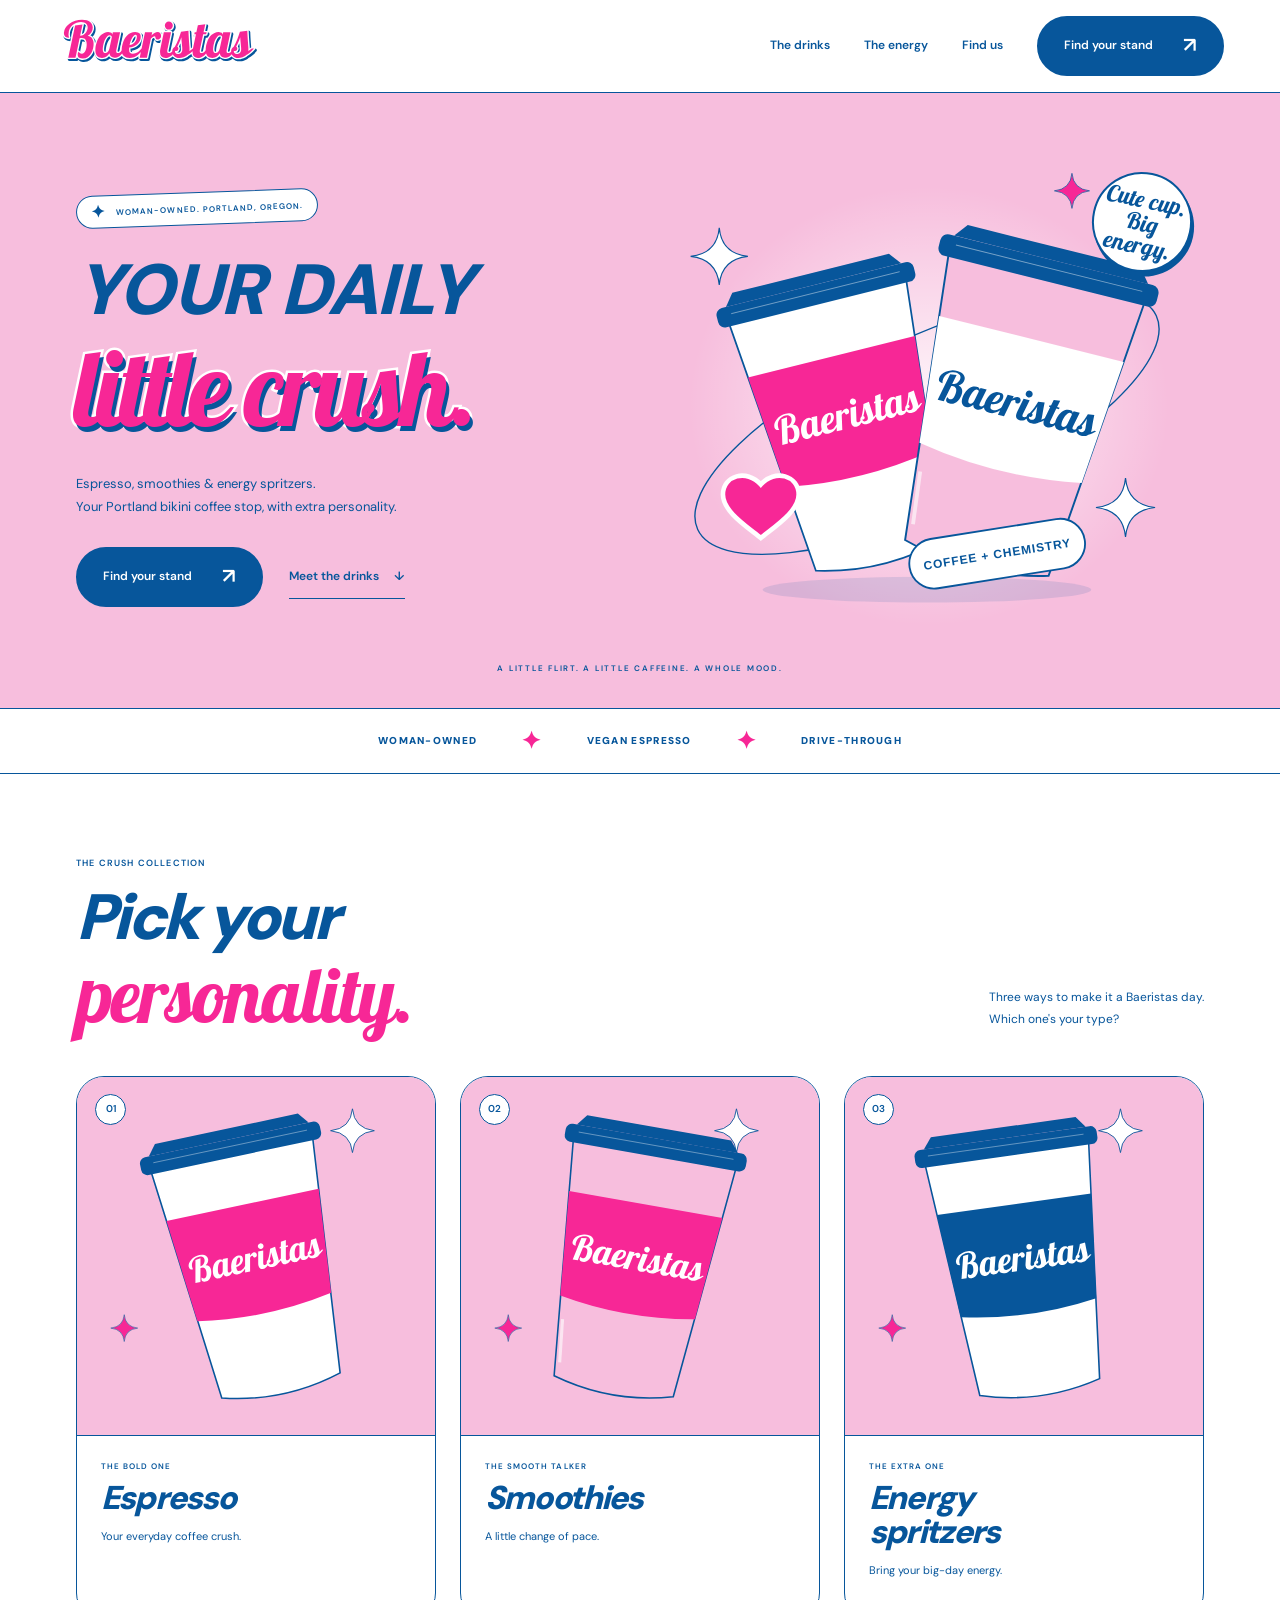
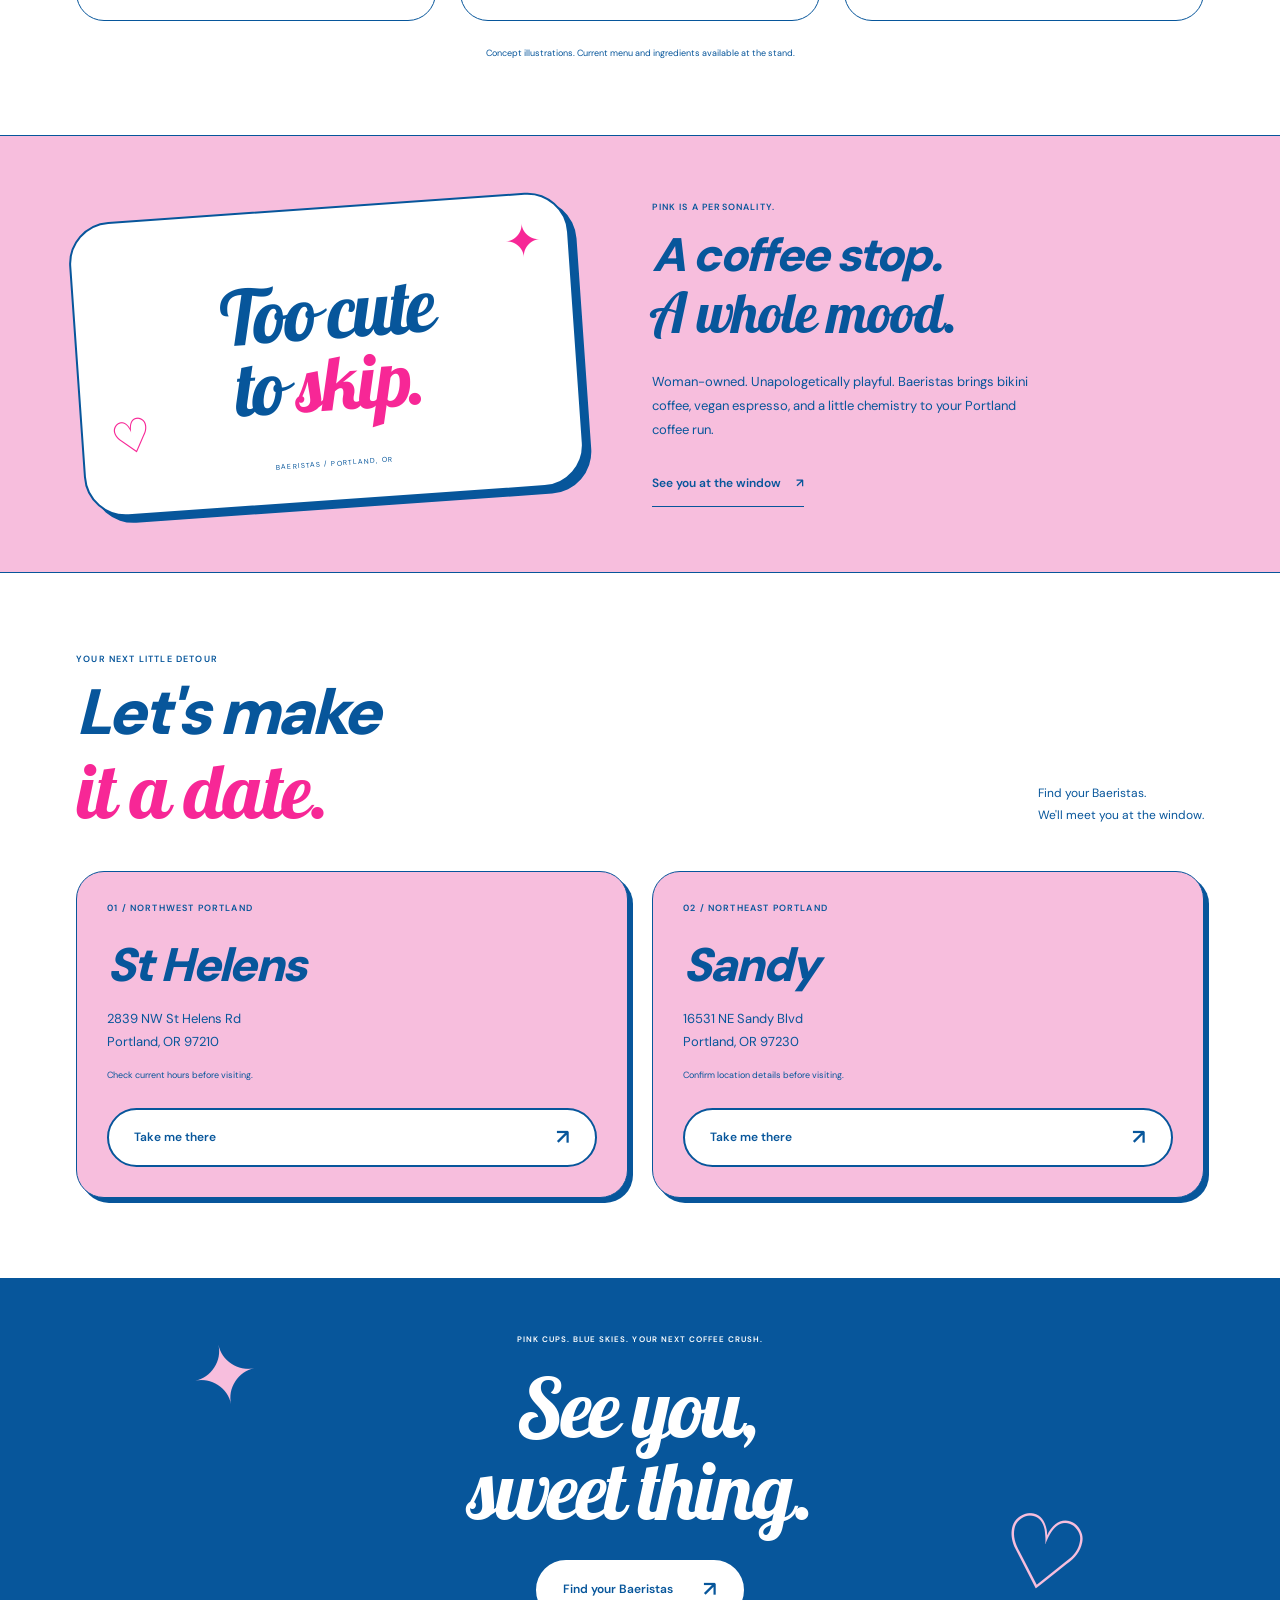
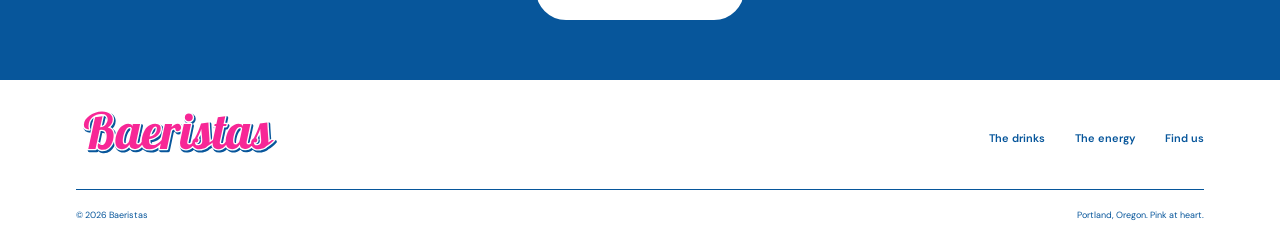
<file: docs/index.html>
<!doctype html><html lang="en"><head>
<meta charset="utf-8"><meta name="viewport" content="width=device-width, initial-scale=1"><title>Baeristas — Your daily little crush.</title><meta name="description" content="Espresso, smoothies and energy spritzers with personality. Meet Baeristas, Portland’s woman-owned bikini coffee stop."><meta name="theme-color" content="#F7BEDD"><meta name="robots" content="noindex,nofollow"><link rel="icon" href="assets/favicon-32.png?v=mobile2" sizes="32x32" type="image/png"><link rel="icon" href="assets/favicon.svg?v=mobile2" type="image/svg+xml"><link rel="apple-touch-icon" href="assets/apple-touch-icon.png?v=mobile2" sizes="180x180">
<meta property="og:type" content="website"><meta property="og:site_name" content="Baeristas"><meta property="og:title" content="Baeristas — Your daily little crush."><meta property="og:description" content="Espresso, smoothies and energy spritzers with personality. Portland’s woman-owned bikini coffee stop."><meta property="og:url" content="https://tehronporter.github.io/baeristasweb/"><meta property="og:image" content="https://tehronporter.github.io/baeristasweb/assets/social-share.png?v=mobile2"><meta property="og:image:secure_url" content="https://tehronporter.github.io/baeristasweb/assets/social-share.png?v=mobile2"><meta property="og:image:type" content="image/png"><meta property="og:image:width" content="1200"><meta property="og:image:height" content="630"><meta property="og:image:alt" content="Baeristas — Your daily little crush. Pink-and-blue branded coffee cup illustrations.">
<meta name="twitter:card" content="summary_large_image"><meta name="twitter:title" content="Baeristas — Your daily little crush."><meta name="twitter:description" content="Espresso, smoothies and energy spritzers with personality. Portland’s woman-owned bikini coffee stop."><meta name="twitter:image" content="https://tehronporter.github.io/baeristasweb/assets/social-share.png?v=mobile2"><meta name="twitter:image:alt" content="Baeristas — Your daily little crush. Pink-and-blue branded coffee cup illustrations."><link rel="stylesheet" href="style.css?v=mobile2"><link rel="preload" href="assets/LobsterTwo-BoldItalic.ttf" as="font" type="font/ttf" crossorigin>
</head><body>
<a class="skip" href="#main">Skip to content</a>
<header class="header"><a class="wordmark" href="#" aria-label="Baeristas home"><img src="assets/wordmark-sticker.svg" width="205" height="60" alt="Baeristas"></a><button class="menu-toggle" aria-label="Open navigation" aria-expanded="false" aria-controls="main-nav">Menu <span aria-hidden="true">＋</span></button><nav id="main-nav" aria-label="Main navigation"><a href="#drinks">The drinks</a><a href="#story">The energy</a><a href="#locations">Find us</a><a class="button" href="#locations">Find your stand <span aria-hidden="true">↗</span></a></nav></header>
<main id="main">
<section class="hero" aria-labelledby="hero-title"><div class="hero-inner wrap"><div class="hero-copy"><p class="eyebrow hero-label"><span aria-hidden="true">✦</span> Woman-owned. Portland, Oregon.</p><h1 id="hero-title"><span class="heavy">Your daily</span><em>little crush.</em></h1><p class="intro">Espresso, smoothies &amp; energy spritzers. <br>Your Portland bikini coffee stop, with extra personality.</p><div class="hero-actions"><a class="button" href="#locations">Find your stand <span aria-hidden="true">↗</span></a><a class="text-link" href="#drinks">Meet the drinks <span aria-hidden="true">↓</span></a></div></div><div class="hero-art"><span class="mini-sticker" aria-hidden="true">Cute cup.<br>Big energy.</span><img src="assets/hero-cup.svg?v=mobile2" alt="Playful illustration of two Baeristas cups with pink sleeves, blue lids, hearts and sparkles" width="600" height="560" fetchpriority="high"></div><p class="hero-bottom">A LITTLE FLIRT. A LITTLE CAFFEINE. A WHOLE MOOD.</p></div></section>
<div class="brand-strip" aria-label="Woman-owned, vegan espresso, drive-through"><span>Woman-owned</span><span aria-hidden="true">✦</span><span>Vegan espresso</span><span aria-hidden="true">✦</span><span>Drive-through</span></div>
<section id="drinks" class="drinks wrap" aria-labelledby="drinks-title"><div class="section-top"><div><p class="eyebrow">The crush collection</p><h2 id="drinks-title">Pick your<br><em>personality.</em></h2></div><p>Three ways to make it a Baeristas day. <br>Which one's your type?</p></div><div class="drink-grid">
<article class="drink"><div class="drink-art"><span class="number">01</span><img src="assets/espresso.svg?v=mobile2" alt="Illustrated Baeristas espresso cup" width="360" height="360" loading="lazy"></div><div class="drink-copy"><p class="micro">THE BOLD ONE</p><h3>Espresso</h3><p>Your everyday coffee crush.</p></div></article>
<article class="drink"><div class="drink-art"><span class="number">02</span><img src="assets/smoothies.svg?v=mobile2" alt="Illustrated pink Baeristas smoothie cup" width="360" height="360" loading="lazy"></div><div class="drink-copy"><p class="micro">THE SMOOTH TALKER</p><h3>Smoothies</h3><p>A little change of pace.</p></div></article>
<article class="drink"><div class="drink-art"><span class="number">03</span><img src="assets/spritzers.svg?v=mobile2" alt="Illustrated Baeristas energy spritzer cup" width="360" height="360" loading="lazy"></div><div class="drink-copy"><p class="micro">THE EXTRA ONE</p><h3>Energy<br class="desktop-break"> spritzers</h3><p>Bring your big-day energy.</p></div></article>
</div><p class="drink-note">Concept illustrations. Current menu and ingredients available at the stand.</p></section>
<section id="story" class="story" aria-labelledby="story-title"><div class="story-inner wrap"><div class="story-art" aria-hidden="true"><span class="story-star">✦</span><span>Too cute<br>to <i>skip.</i></span><span class="story-heart">♡</span><small>BAERISTAS / PORTLAND, OR</small></div><div class="story-copy"><p class="eyebrow">Pink is a personality.</p><h2 id="story-title">A coffee stop.<br><em>A whole mood.</em></h2><p>Woman-owned. Unapologetically playful. Baeristas brings bikini coffee, vegan espresso, and a little chemistry to your Portland coffee run.</p><a class="text-link" href="#locations">See you at the window <span aria-hidden="true">↗</span></a></div></div></section>
<section id="locations" class="locations wrap" aria-labelledby="locations-title"><div class="section-top"><div><p class="eyebrow">Your next little detour</p><h2 id="locations-title">Let's make<br><em>it a date.</em></h2></div><p>Find your Baeristas. <br>We'll meet you at the window.</p></div><div class="location-grid">
<article class="location"><div class="location-top"><p class="micro">01 / NORTHWEST PORTLAND</p></div><h3>St Helens</h3><address>2839 NW St Helens Rd<br>Portland, OR 97210</address><p class="hours">Check current hours before visiting.</p><a class="button" href="https://www.google.com/maps/dir/?api=1&amp;destination=2839%20NW%20St%20Helens%20Rd%2C%20Portland%2C%20OR%2097210" target="_blank" rel="noopener noreferrer">Take me there <span aria-hidden="true">↗</span><span class="sr-only"> Get directions to St Helens, opens a new tab</span></a></article>
<article class="location"><div class="location-top"><p class="micro">02 / NORTHEAST PORTLAND</p></div><h3>Sandy</h3><address>16531 NE Sandy Blvd<br>Portland, OR 97230</address><p class="hours">Confirm location details before visiting.</p><a class="button" href="https://www.google.com/maps/dir/?api=1&amp;destination=16531%20NE%20Sandy%20Blvd%2C%20Portland%2C%20OR%2097230" target="_blank" rel="noopener noreferrer">Take me there <span aria-hidden="true">↗</span><span class="sr-only"> Get directions to Sandy, opens a new tab</span></a></article>
</div></section>
<section class="closing"><span class="closing-star" aria-hidden="true">✦</span><p class="eyebrow">Pink cups. Blue skies. Your next coffee crush.</p><p class="closing-script">See you,<br>sweet thing.</p><a class="button light" href="#locations">Find your Baeristas <span aria-hidden="true">↗</span></a><span class="closing-heart" aria-hidden="true">♡</span></section>
</main>
<footer class="footer wrap"><div class="footer-top"><a class="wordmark" href="#" aria-label="Baeristas home"><img src="assets/wordmark-sticker.svg" width="205" height="60" alt="Baeristas"></a><nav aria-label="Footer navigation"><a href="#drinks">The drinks</a><a href="#story">The energy</a><a href="#locations">Find us</a></nav></div><div class="footer-bottom"><small>© 2026 Baeristas</small><small>Portland, Oregon. Pink at heart.</small></div></footer>
<a class="mobile-visit button" href="#locations" tabindex="-1" aria-hidden="true"><span>Make it a Baeristas day.</span><span>Find us ↗</span></a><script src="script.js?v=mobile2"></script>
</body></html>
</file>
<file: docs/style.css>
@font-face{font-family:Script;src:url(assets/LobsterTwo-BoldItalic.ttf) format('truetype');font-display:swap;font-weight:700;font-style:italic}@font-face{font-family:Body;src:url(assets/Body.ttf) format('truetype');font-display:swap;font-weight:400}@font-face{font-family:Body;src:url(assets/BodyBold.ttf) format('truetype');font-display:swap;font-weight:600}@font-face{font-family:Body;src:url(assets/BodyBlack.ttf) format('truetype');font-display:swap;font-weight:900}
:root{--pink:#F72796;--baby:#F7BEDD;--blue:#07569B;--white:#FFFFFF;--body:Body,Arial,sans-serif;--script:Script,cursive}*{box-sizing:border-box}html{scroll-behavior:smooth;scroll-padding-top:25px}body{margin:0;font-family:var(--body);color:var(--blue);background:var(--white);font-size:15px;line-height:1.65}h1,h2,h3,p{margin:0}a{color:inherit;text-decoration:none}button{font:inherit}img{display:block;max-width:100%}a:focus-visible,button:focus-visible{outline:3px solid var(--blue);outline-offset:5px}a,button{-webkit-tap-highlight-color:transparent}em{font-family:var(--script);font-weight:700;font-style:italic}h1,h2,h3{font-weight:900;letter-spacing:-.055em;line-height:1.04}h2{font-size:64px;font-style:italic}h2 em{font-size:1.2em;letter-spacing:-.025em;display:inline-block;color:var(--pink);line-height:1.15}h3{font-size:35px}.wrap{width:min(100%,1240px);padding-left:56px;padding-right:56px;margin:auto}.header{max-width:1440px;margin:auto;min-height:92px;padding:12px 56px;display:flex;align-items:center;justify-content:space-between;gap:30px}.wordmark{display:block;flex-shrink:0}.wordmark img{width:205px;height:60px;object-fit:contain}.header nav{display:flex;gap:34px;align-items:center;font-size:12px;font-weight:600}.header nav>a:not(.button){display:flex;min-height:44px;align-items:center}.button{min-height:52px;display:inline-flex;justify-content:space-between;align-items:center;gap:30px;padding:14px 25px;background:var(--blue);color:var(--white);border:2px solid var(--blue);border-radius:100px;font-size:12px;font-weight:600;line-height:1.3;transition:transform .2s,box-shadow .2s}.button:hover{transform:translateY(-2px);box-shadow:4px 4px 0 var(--pink)}.button span[aria-hidden]{font-size:21px}.eyebrow,.micro{font-size:9px;line-height:1.5;letter-spacing:.13em;font-weight:600;text-transform:uppercase}.hero{background:var(--baby);overflow:hidden;border-top:1px solid var(--blue);border-bottom:1px solid var(--blue)}.hero-inner{display:grid;grid-template-columns:1fr 1fr;align-items:center;position:relative;padding-top:48px;padding-bottom:33px;gap:0 20px}.hero-label{display:inline-flex;align-items:center;gap:10px;padding:7px 14px;border:1px solid var(--blue);border-radius:100px;font-size:8px;background:var(--white);transform:rotate(-2deg)}.hero-label span{font-size:17px;line-height:1}.hero h1{margin:28px 0 25px;position:relative;z-index:1}.hero h1 .heavy{display:block;text-transform:uppercase;font-style:italic;font-size:71px;line-height:1.05}.hero h1 em{display:block;font-size:106px;color:var(--pink);letter-spacing:-.045em;white-space:nowrap;-webkit-text-stroke:5px var(--white);paint-order:stroke fill;text-shadow:3px 5px 0 var(--blue);line-height:1.12;margin-left:-4px}.intro{font-size:13px;line-height:1.8;max-width:400px}.hero-actions{display:flex;align-items:center;gap:26px;margin-top:29px}.text-link{display:inline-flex;min-height:44px;align-items:center;gap:15px;font-size:12px;font-weight:600;border-bottom:1px solid var(--blue)}.text-link:hover{border-bottom-width:2px}.hero-art{position:relative;min-width:0}.hero-art>img{width:100%;height:auto}.mini-sticker{position:absolute;right:12px;top:6%;border:2px solid var(--blue);background:var(--white);border-radius:50%;width:100px;height:100px;display:flex;align-items:center;justify-content:center;text-align:center;font-family:var(--script);font-weight:700;font-style:italic;font-size:23px;line-height:1;transform:rotate(12deg);z-index:1;box-shadow:3px 4px 0 var(--blue)}.hero-bottom{grid-column:1/-1;text-align:center;font-size:8px;letter-spacing:.22em;font-weight:600;margin-top:4px}.brand-strip{display:flex;justify-content:center;align-items:center;gap:44px;padding:20px 24px;color:var(--blue);font-size:10px;letter-spacing:.13em;font-weight:900;text-transform:uppercase;border-bottom:1px solid var(--blue)}.brand-strip span:nth-child(even){font-size:24px;color:var(--pink);line-height:1}.drinks{padding-top:83px;padding-bottom:75px}.section-top{display:flex;justify-content:space-between;align-items:flex-end;gap:35px;margin-bottom:36px}.section-top .eyebrow{margin-bottom:14px}.section-top>p{font-size:12px;line-height:1.8;margin-bottom:9px}.drink-grid{display:grid;grid-template-columns:repeat(3,minmax(0,1fr));gap:24px}.drink{border:1px solid var(--blue);border-radius:28px;overflow:hidden;position:relative}.drink-art{position:relative;background:var(--baby);border-bottom:1px solid var(--blue)}.drink-art img{width:100%;height:auto}.number{position:absolute;top:17px;left:18px;border:1px solid var(--blue);border-radius:50%;width:31px;height:31px;display:flex;align-items:center;justify-content:center;font-size:10px;font-weight:600;background:var(--white)}.drink-copy{padding:24px;position:relative;min-height:184px}.drink-copy .micro{font-size:8px;margin-bottom:9px}.drink-copy h3{font-style:italic;font-size:33px;letter-spacing:-.055em}.drink-copy>p:not(.micro){font-size:11px;margin-top:12px}.drink-flourish{position:absolute;right:21px;top:18px;font-size:27px;color:var(--pink)}.drink-note{font-size:9px;text-align:center;margin-top:25px}.story{background:var(--baby);border-top:1px solid var(--blue);border-bottom:1px solid var(--blue);padding:65px 0}.story-inner{display:grid;grid-template-columns:1fr 1.1fr;gap:75px;align-items:center}.story-art{position:relative;background:var(--white);border:2px solid var(--blue);border-radius:42px;box-shadow:7px 7px 0 var(--blue);padding:66px 25px 30px;text-align:center;transform:rotate(-4deg)}.story-art>span:not(.story-star):not(.story-heart){font-family:var(--script);font-size:76px;line-height:.95;font-weight:700;font-style:italic;letter-spacing:-.035em;display:block}.story-art i{color:var(--pink);font-style:inherit}.story-star{position:absolute;top:10px;right:26px;font-size:45px;color:var(--pink)}.story-heart{position:absolute;left:29px;bottom:38px;font-size:46px;transform:rotate(-12deg);color:var(--pink)}.story-art small{display:block;font-size:7px;letter-spacing:.16em;margin-top:39px}.story-copy h2{font-size:47px;margin-top:16px;margin-bottom:25px}.story-copy h2 em{color:var(--blue)}.story-copy>p:not(.eyebrow){font-size:13px;line-height:1.85;max-width:390px;margin-bottom:17px}.story-copy .text-link{margin-top:4px}.locations{padding-top:80px;padding-bottom:80px}.location-grid{display:grid;grid-template-columns:1fr 1fr;gap:24px}.location{border:1px solid var(--blue);border-radius:28px;padding:30px;background:var(--baby);box-shadow:5px 5px 0 var(--blue)}.location-top{display:flex;align-items:center;justify-content:space-between;gap:15px}.location-top>span{font-size:28px;line-height:1}.location h3{font-style:italic;font-size:47px;margin:25px 0 17px}.location address{font-style:normal;font-size:13px;line-height:1.8}.hours{font-size:9px;margin-top:15px;margin-bottom:25px}.location .button{width:100%;background:var(--white);color:var(--blue)}.closing{text-align:center;position:relative;overflow:hidden;background:var(--blue);color:var(--white);padding:55px 24px 60px}.closing>.eyebrow{font-size:8px}.closing-script{font-family:var(--script);font-weight:700;font-style:italic;font-size:82px;line-height:1;letter-spacing:-.035em;margin:22px 0 29px}.button.light{color:var(--blue);background:var(--white);border-color:var(--white)}.closing-star{position:absolute;top:33px;left:15%;font-size:80px;color:var(--baby);transform:rotate(-12deg)}.closing-heart{position:absolute;bottom:42px;right:15%;font-size:100px;color:var(--baby);transform:rotate(12deg)}.footer{padding-top:28px;padding-bottom:23px}.footer-top{display:flex;align-items:center;justify-content:space-between;padding-bottom:21px;gap:30px}.footer nav{display:flex;gap:30px;font-size:11px;font-weight:600}.footer nav a{display:flex;align-items:center;min-height:44px}.footer-bottom{border-top:1px solid var(--blue);padding-top:18px;display:flex;justify-content:space-between;gap:18px}.footer-bottom small{font-size:9px}.menu-toggle,.mobile-visit{display:none}.skip{position:fixed;top:10px;left:10px;z-index:20;background:var(--blue);color:var(--white);padding:12px 20px;transform:translateY(-160%)}.skip:focus{transform:translateY(0)}.sr-only{position:absolute;width:1px;height:1px;overflow:hidden;clip:rect(0,0,0,0);white-space:nowrap}
@media(max-width:1100px){.wrap{padding-left:36px;padding-right:36px}.header{padding-left:36px;padding-right:36px}.hero h1 .heavy{font-size:55px}.hero h1 em{font-size:82px}.hero-actions{gap:20px}.mini-sticker{width:78px;height:78px;font-size:19px}.story-inner{gap:40px}.story-copy h2{font-size:40px}.story-art>span:not(.story-star):not(.story-heart){font-size:65px}.drink-copy{padding:20px}.drink-copy h3{font-size:28px}.drink-flourish{right:14px;top:13px}}
@media(max-width:800px){.header{min-height:80px}.header nav{gap:24px}.header nav .button{display:none}.wordmark img{width:178px;height:52px}.hero-inner{padding-top:34px;padding-bottom:25px;gap:0 10px}.hero h1 .heavy{font-size:45px}.hero h1 em{font-size:68px}.hero-label{font-size:6px;padding:6px 9px}.hero h1{margin:22px 0}.intro{font-size:11px}.hero-actions{flex-wrap:wrap;gap:8px 20px;margin-top:20px}.hero-actions .button{padding:13px 20px;min-height:48px}.hero-actions .text-link{font-size:10px}.mini-sticker{width:67px;height:67px;font-size:17px;right:0}.hero-bottom{margin-top:20px;font-size:7px}.brand-strip{gap:25px;font-size:8px}.drinks,.locations{padding-top:60px;padding-bottom:60px}h2{font-size:50px}.section-top>p{font-size:10px;max-width:190px}.drink-grid{gap:14px}.drink{border-radius:22px}.drink-copy{padding:17px;min-height:168px}.drink-copy h3{font-size:25px}.drink-copy .micro{font-size:6px}.drink-copy>p:not(.micro){font-size:10px}.drink-flourish{font-size:19px;right:12px;top:9px}.story{padding:50px 0}.story-inner{gap:30px}.story-art{padding:65px 18px 29px;border-radius:32px}.story-art>span:not(.story-star):not(.story-heart){font-size:56px}.story-copy h2{font-size:35px}.story-copy>p:not(.eyebrow){font-size:11px}.story-copy .eyebrow{font-size:8px}.story-copy .text-link{font-size:10px}.location{padding:23px}.location .micro{font-size:7px}.location h3{font-size:39px}.location address{font-size:12px}.hours{font-size:8px;min-height:27px}.closing-star{left:7%}.closing-heart{right:7%}}
@media(max-width:700px){
  html{scroll-padding-top:20px;scroll-padding-bottom:90px}
  .wrap{padding-left:24px;padding-right:24px}
  .header{padding:10px 20px;min-height:76px;flex-wrap:wrap;gap:0}
  .wordmark img{width:177px;height:52px}
  .menu-toggle{display:inline-flex;align-items:center;gap:12px;justify-content:center;min-width:88px;min-height:44px;padding:8px 14px;border:1px solid var(--blue);border-radius:30px;font-size:13px;color:var(--blue);background:var(--white)}
  .menu-toggle span{font-size:22px;line-height:1}
  .header nav{display:none;flex-basis:100%;padding:18px 0 10px;align-items:stretch;gap:8px;flex-direction:column;font-size:15px}
  .header nav.open{display:flex}
  .header nav a{justify-content:center;min-height:48px}
  .header nav .button{display:flex;margin-top:8px}
  .button{min-height:52px;font-size:14px;padding:14px 22px}
  .text-link{min-height:48px;font-size:14px;gap:12px}
  .eyebrow,.micro{font-size:11px;line-height:1.6;letter-spacing:.08em}
  .hero-inner{display:flex;flex-direction:column;padding-top:24px;padding-bottom:22px;gap:0}
  .hero-copy{display:contents}
  .hero-label{order:0;font-size:10px;padding:7px 12px;letter-spacing:.015em;transform:none;gap:8px;max-width:100%}
  .hero h1{order:1;text-align:center;margin:24px 0 18px;max-width:100%}
  .hero h1 .heavy{font-size:clamp(36px,10.7vw,47px);letter-spacing:-.055em;line-height:1.08}
  .hero h1 em{font-size:clamp(59px,17.5vw,78px);-webkit-text-stroke:3px var(--white);text-shadow:2px 4px 0 var(--blue);margin-left:0;line-height:1.17;letter-spacing:-.045em}
  .intro{order:2;text-align:center;font-size:14px;line-height:1.7;max-width:355px}
  .intro br{display:none}
  .hero-actions{order:3;width:100%;max-width:360px;margin-top:22px;display:flex;flex-direction:column;align-items:stretch;gap:5px}
  .hero-actions .button{width:100%;min-height:54px;font-size:15px;padding:15px 24px}
  .hero-actions .text-link{font-size:14px;min-height:46px;gap:12px;justify-content:center;align-self:center;border-bottom:0}
  .hero-art{order:4;width:100%;max-width:340px;margin-top:4px;margin-bottom:0}
  .hero-art>img{height:234px;width:100%;object-fit:contain}
  .mini-sticker{display:none}
  .hero-bottom{display:none}
  .brand-strip{display:grid;grid-template-columns:repeat(3,minmax(0,1fr));gap:12px;padding:18px 18px;font-size:11px;line-height:1.5;letter-spacing:0;text-align:center;align-items:center}
  .brand-strip span:nth-child(even){display:none}
  .drinks{padding-top:44px;padding-bottom:42px}
  .section-top{display:block;margin-bottom:27px}
  .section-top .eyebrow{font-size:11px;margin-bottom:14px}
  h2{font-size:40px;line-height:1.1;letter-spacing:-.05em}
  h2 em{font-size:1.2em;line-height:1.2}
  .section-top>p{font-size:15px;line-height:1.7;max-width:100%;margin-top:18px;margin-bottom:0}
  .section-top>p br{display:none}
  .drink-grid{grid-template-columns:1fr;gap:16px}
  .drink{display:grid;grid-template-columns:35% minmax(0,1fr);border-radius:23px;min-height:184px}
  .drink-art{border-bottom:0;border-right:1px solid var(--blue);display:flex;align-items:center;min-width:0}
  .drink-art img{height:178px;object-fit:contain}
  .number{width:26px;height:26px;font-size:11px;top:10px;left:10px}
  .drink-copy{min-height:0;padding:25px 18px;align-self:center;min-width:0}
  .drink-copy .micro{font-size:10px;line-height:1.6;letter-spacing:.03em;margin-bottom:9px}
  .drink-copy h3{font-size:27px;line-height:1.13;letter-spacing:-.045em;overflow-wrap:normal}
  .drink-copy>p:not(.micro){font-size:14px;line-height:1.6;margin-top:10px;max-width:none}
  .desktop-break{display:none}
  .drink-note{font-size:12px;line-height:1.7;text-align:left;margin-top:22px;max-width:none}
  .story{padding:40px 0 44px}
  .story-inner{grid-template-columns:1fr;gap:35px}
  .story-art{max-width:252px;justify-self:center;width:100%;padding:32px 20px 23px;border-radius:28px;box-shadow:4px 4px 0 var(--blue);transform:rotate(-3deg)}
  .story-art>span:not(.story-star):not(.story-heart){font-size:54px;line-height:1}
  .story-star{font-size:30px;right:12px;top:2px}
  .story-heart{font-size:31px;left:14px;bottom:18px}
  .story-art small{display:none}
  .story-copy .eyebrow{font-size:11px}
  .story-copy h2{font-size:36px;margin:14px 0 22px;line-height:1.15}
  .story-copy>p:not(.eyebrow){font-size:16px;line-height:1.75;max-width:none;margin-bottom:17px}
  .story-copy .text-link{font-size:14px;min-height:48px;margin-top:4px}
  .locations{padding-top:44px;padding-bottom:48px}
  .location-grid{grid-template-columns:1fr;gap:22px}
  .location{padding:24px;border-radius:24px;box-shadow:4px 4px 0 var(--blue)}
  .location .micro{font-size:11px;line-height:1.6;letter-spacing:.04em}
  .location h3{font-size:35px;margin:18px 0 16px;line-height:1.1}
  .location address{font-size:16px;line-height:1.65}
  .hours{min-height:0;margin:16px 0 22px;font-size:12px;line-height:1.7}
  .location .button{min-height:52px;font-size:14px;background:var(--blue);color:var(--white)}
  .closing{padding:39px 24px 42px}
  .closing>.eyebrow{font-size:11px;line-height:1.7;letter-spacing:.025em;position:relative;z-index:1;max-width:270px;margin:auto}
  .closing-script{font-size:clamp(49px,13.8vw,62px);line-height:1.08;margin:22px auto 28px;position:relative;z-index:1;max-width:335px}
  .closing-star{font-size:30px;left:9px;top:99px}
  .closing-heart{font-size:37px;right:9px;bottom:25px}
  .closing .button{font-size:14px;min-height:52px}
  .footer{padding-top:24px;padding-bottom:26px}
  .footer-top{flex-wrap:wrap;gap:14px;padding-bottom:20px}
  .footer .wordmark img{width:177px;height:52px}
  .footer nav{gap:24px;flex-basis:100%;font-size:14px;flex-wrap:wrap}
  .footer nav a{min-height:48px}
  .footer-bottom{padding-top:19px;flex-wrap:wrap;gap:8px 18px}
  .footer-bottom small{font-size:12px;line-height:1.6}
  .mobile-visit{display:flex;position:fixed;bottom:max(12px,env(safe-area-inset-bottom));left:16px;right:16px;min-height:56px;padding:14px 20px;border:3px solid var(--white);z-index:8;font-size:12px;box-shadow:0 4px 15px #07569B33;opacity:0;visibility:hidden;transform:translateY(25px);transition:opacity .2s,transform .2s,visibility .2s;gap:15px}
  .mobile-visit.visible{opacity:1;visibility:visible;transform:translateY(0)}
  .mobile-visit>span:last-child{font-size:14px;white-space:nowrap}
  .mobile-visit:hover{transform:none;box-shadow:0 4px 15px #07569B33}
  a,button{scroll-margin-bottom:90px}
}
@media(max-width:360px){
  .wrap{padding-left:20px;padding-right:20px}
  .header{padding-left:16px;padding-right:16px}
  .wordmark img{width:160px}
  .hero-label{font-size:9px;padding-left:10px;padding-right:10px}
  .hero h1 em{font-size:clamp(55px,17.5vw,64px)}
  .intro{font-size:14px}
  .brand-strip{font-size:10px;gap:8px;padding-left:12px;padding-right:12px}
  h2{font-size:37px}
  .drink{grid-template-columns:32% minmax(0,1fr)}
  .drink-copy{padding-left:15px;padding-right:15px}
  .drink-copy h3{font-size:25px}
  .drink-copy .micro{font-size:10px;letter-spacing:0}
  .story-copy h2{font-size:33px}
  .location{padding:21px}
  .location .micro{font-size:10px}
  .mobile-visit>span:first-child{font-size:11px}
}
@media(prefers-reduced-motion:reduce){html{scroll-behavior:auto}*{transition:none!important}}
</file>
